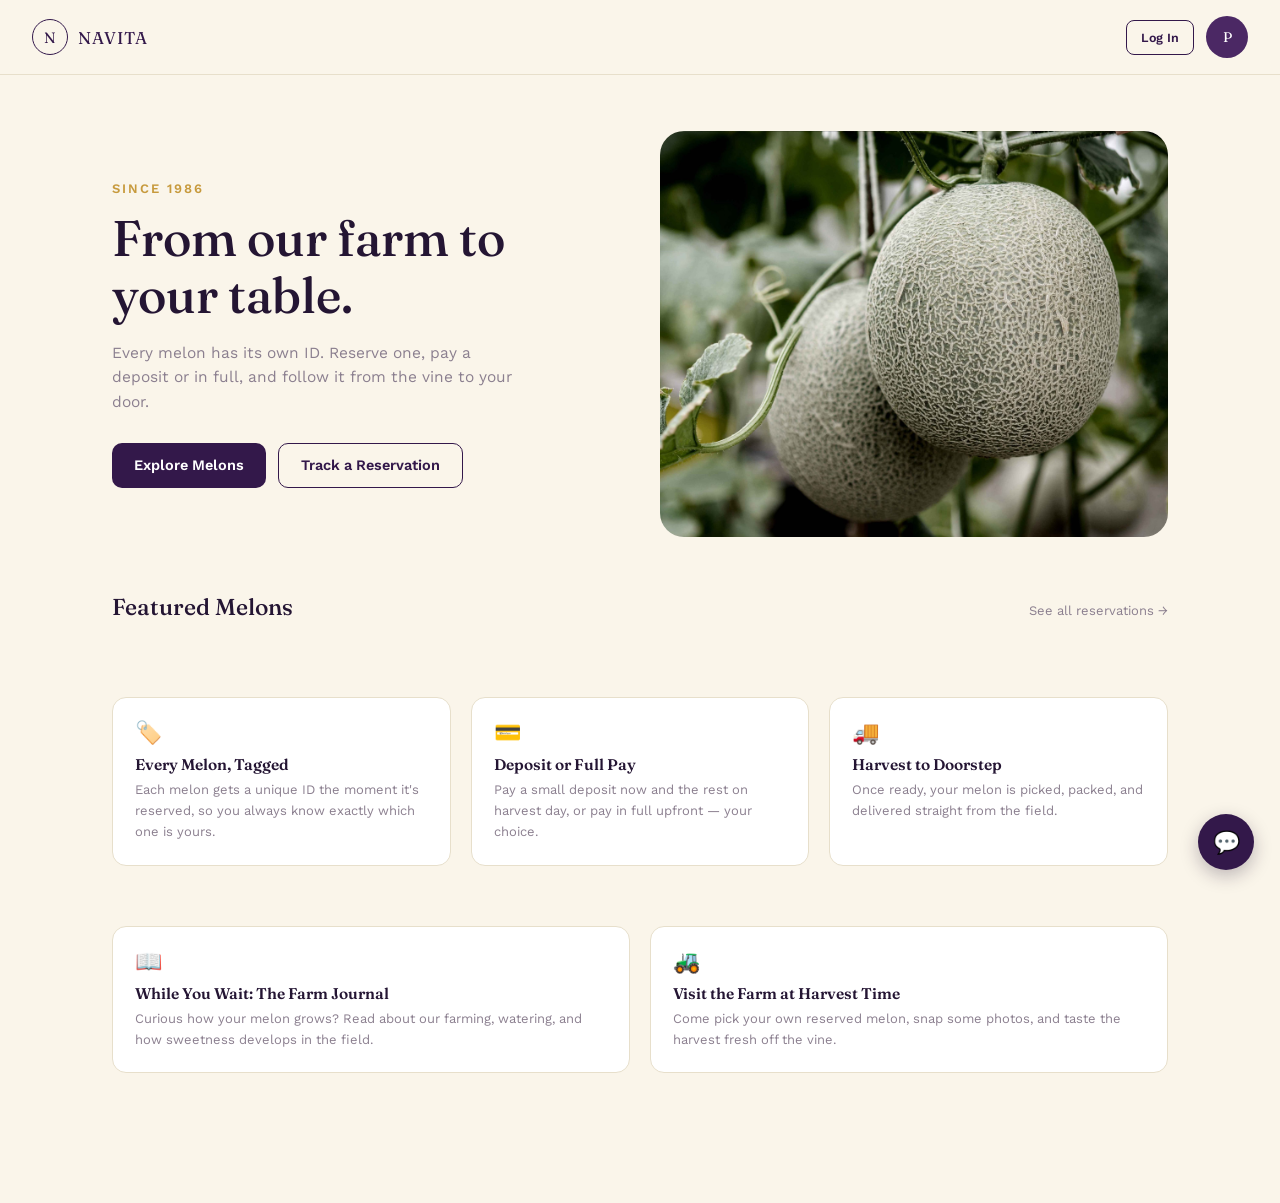
<file: navita-web.html>
<!DOCTYPE html>
<html lang="en">
<head>
  <meta charset="UTF-8">
  <meta name="viewport" content="width=device-width, initial-scale=1.0">
  <title>NAVITA — Fresh Melons, Direct from Our Farm</title>
  <link rel="stylesheet" href="style.css">
</head>
<body>

  <nav class="navbar">
    <div class="brand-mark" onclick="go('home')">
      <div class="crest-sm">N</div>
      <div class="brand-text">NAVITA</div>
    </div>
    <ul class="nav-links" id="navLinks"></ul>
    <div class="nav-right">
      <button class="btn btn-outline btn-sm" onclick="openAuth()">Log In</button>
      <div class="avatar" onclick="go('profile')">P</div>
    </div>
  </nav>

  <!-- HOME -->
  <section class="page active" id="page-home">
    <div class="container">
      <div class="hero">
        <div>
          <div class="eyebrow">SINCE 1986</div>
          <h1>From our farm to your table.</h1>
          <p>Every melon has its own ID. Reserve one, pay a deposit or in full, and follow it from the vine to your door.</p>
          <div class="hero-actions">
            <button class="btn btn-purple" onclick="scrollToGrid()">Explore Melons</button>
            <button class="btn btn-outline" onclick="go('myMelons')">Track a Reservation</button>
          </div>
        </div>
        <div class="hero-visual"><div class="glow" ></div></div>
      </div>

      <div class="section-title" id="gridAnchor"><h2>Featured Melons</h2><span onclick="go('myMelons')">See all reservations →</span></div>
      <div class="melon-grid" id="homeGrid"></div>

      <div class="why-row">
        <div class="why-item"><div class="ic">🏷️</div><h3>Every Melon, Tagged</h3><p>Each melon gets a unique ID the moment it's reserved, so you always know exactly which one is yours.</p></div>
        <div class="why-item"><div class="ic">💳</div><h3>Deposit or Full Pay</h3><p>Pay a small deposit now and the rest on harvest day, or pay in full upfront — your choice.</p></div>
        <div class="why-item"><div class="ic">🚚</div><h3>Harvest to Doorstep</h3><p>Once ready, your melon is picked, packed, and delivered straight from the field.</p></div>
      </div>

      <div class="why-row" style="grid-template-columns:1fr 1fr; margin-bottom:60px;">
        <div class="why-item" style="cursor:pointer;" onclick="go('learn')">
          <div class="ic">📖</div><h3>While You Wait: The Farm Journal</h3>
          <p>Curious how your melon grows? Read about our farming, watering, and how sweetness develops in the field.</p>
        </div>
        <div class="why-item" style="cursor:pointer;" onclick="go('visit')">
          <div class="ic">🚜</div><h3>Visit the Farm at Harvest Time</h3>
          <p>Come pick your own reserved melon, snap some photos, and taste the harvest fresh off the vine.</p>
        </div>
      </div>
    </div>
  </section>

  <!-- LEARN / FARM JOURNAL -->
  <section class="page" id="page-learn">
    <div class="container">
      <div class="section-title"><h2>Farm Journal</h2></div>
      <p class="learn-intro">While your melon ripens on the vine, take a few minutes to learn how it gets from seed to sweetness. Tap any card to read more.</p>
      <div class="learn-grid" id="learnGrid"></div>
    </div>
  </section>

  <!-- FARM VISIT BOOKING -->
  <section class="page" id="page-visit">
    <div class="container">
      <div class="section-title"><h2>Book a Farm Visit</h2></div>
      <div class="visit-wrap" id="visitWrap"></div>
    </div>
  </section>

  <!-- DETAIL -->
  <section class="page" id="page-detail">
    <div class="container">
      <div class="back-link" onclick="go('home')">← Back to melons</div>
      <div class="detail-wrap">
        <div class="detail-visual" id="detailVisual"></div>
        <div class="detail-info" id="detailInfo"></div>
      </div>
    </div>
  </section>

  <!-- RESERVATION FLOW -->
  <section class="page" id="page-reservation">
    <div class="container">
      <div class="back-link" id="resBack">← Back</div>
      <div class="steps">
        <div class="step done" id="stepSelect"><div class="circ">1</div>Select</div>
        <div class="step-line"></div>
        <div class="step active" id="stepDeposit"><div class="circ">2</div>Deposit</div>
        <div class="step-line"></div>
        <div class="step" id="stepGrow"><div class="circ">3</div>Grow</div>
        <div class="step-line"></div>
        <div class="step" id="stepHarvest"><div class="circ">4</div>Harvest</div>
      </div>

      <div class="res-layout">
        <div>
          <h2 style="font-size:18px; margin-bottom:14px;">Selected Melon</h2>
          <div class="selected-card">
            <div class="selected-thumb" id="resThumb"></div>
            <div>
              <div class="unit-id" id="resUnitId">ID: —</div>
              <div class="sname" id="resName">—</div>
              <div class="sprice" id="resPrice">—</div>
            </div>
          </div>

          <h2 style="font-size:18px; margin-bottom:14px;">Reservation Option</h2>
          <div id="optDeposit" class="option-card selected" onclick="selectPayment('deposit')">
            <input type="radio" name="payopt" checked>
            <div>
              <div class="otitle">Deposit (฿50)</div>
              <div class="osub">Pay a small deposit now, rest on harvest day.</div>
            </div>
          </div>
          <div id="optFull" class="option-card" onclick="selectPayment('full')">
            <input type="radio" name="payopt">
            <div>
              <div class="otitle" id="fullTitle">Full Payment</div>
              <div class="osub">Pay the full amount now.</div>
            </div>
          </div>

          <div class="total-row">
            <div class="label" id="totalLabel">Total (Deposit)</div>
            <div class="amount" id="totalAmount">฿50</div>
          </div>
          <button class="btn btn-purple btn-block" onclick="confirmReservation()">Next</button>
        </div>
        <div>
          <div class="why-item">
            <div class="ic">🏷️</div>
            <h3>Why unique IDs?</h3>
            <p>The moment you reserve, this exact melon is taken off the vine's availability count and tagged just for you — you'll see the same ID again in My Melons and on your delivery.</p>
          </div>
        </div>
      </div>
    </div>
  </section>

  <!-- MY MELONS -->
  <section class="page" id="page-myMelons">
    <div class="container">
      <div class="section-title"><h2>My Melons</h2></div>
      <div class="res-grid" id="resGrid"></div>
    </div>
  </section>

  <!-- REWARDS -->
  <section class="page" id="page-rewards">
    <div class="container">
      <div class="rewards-wrap">
        <div class="section-title"><h2>My Rewards</h2></div>
        <div class="points-card">
          <div><div style="font-size:12.5px; color:rgba(255,255,255,.7);">Your Points</div><div class="num" id="pointsNum">250</div></div>
          <button class="btn btn-gold" onclick="showToast('Redeemed! New offers coming soon.')">Redeem</button>
        </div>
        <div class="section-title"><h2 style="font-size:17px;">Badges</h2></div>
        <div class="badges" id="badgesGrid"></div>
      </div>
    </div>
  </section>

  <!-- PROFILE -->
  <section class="page" id="page-profile">
    <div class="container">
      <div class="profile-wrap">
        <div class="profile-head">
          <div class="avatar">P</div>
          <div><div class="pname">Ploy S.</div><div class="pmail">ploy@example.com</div></div>
        </div>
        <div class="menu-item">Purchase History <span></span></div>
        <div class="menu-item">Addresses <span></span></div>
        <div class="menu-item">Payment Methods <span></span></div>
        <div class="menu-item">Notifications <span></span></div>
        <div class="menu-item">Help & Support <span></span></div>
        <div class="menu-item" style="color:#B0413E;" onclick="openAuth()">Log Out</div>
      </div>
    </div>
  </section>

  <div class="tabbar" id="tabbar"></div>

  <div class="overlay" id="authOverlay">
    <div class="auth-modal">
      <button class="close-x" onclick="closeAuth()">✕</button>
      <div class="crest">N</div>
      <h2>Welcome back</h2>
      <div class="sub">Log in to reserve this season's melons</div>
      <div class="field"><input type="text" placeholder="Email or phone number"></div>
      <div class="field"><input type="password" placeholder="Password"></div>
      <button class="btn btn-purple btn-block" onclick="closeAuth()">Log In</button>
    </div>
  </div>

  <div class="overlay" id="gameOverlay">
    <div class="game-modal">
      <button class="close-x" onclick="closeGame()">✕</button>
      <div class="ic-hero">🎯</div>
      <h2>Guess the Harvest!</h2>
      <div class="sub" id="gameSub">Take a guess on <b>—</b> and win rewards if you're right.</div>
      <div class="game-field">
        <label>Harvest Date</label>
        <input type="date" id="guessDate">
      </div>
      <div class="game-field">
        <label>Final Weight (kg)</label>
        <input type="number" id="guessWeight" step="0.1" placeholder="e.g. 2.5">
      </div>
      <div class="game-field">
        <label>Sweetness Level (Brix)</label>
        <input type="number" id="guessBrix" step="0.1" placeholder="e.g. 14">
      </div>
      <button class="btn btn-purple btn-block" onclick="submitGuess()">Submit Guess</button>
      <div class="game-reward-note">Get points for playing — guess all three right for a free delivery + discount coupon. 🎁</div>
    </div>
  </div>


  <!-- ARTICLE MODAL -->
  <div class="overlay" id="articleOverlay">
    <div class="article-modal">
      <button class="close-x" onclick="closeArticle()">✕</button>
      <div class="ic-hero" id="articleIcon">📖</div>
      <h2 id="articleTitle">—</h2>
      <div id="articleBody"></div>
    </div>
  </div>

  <!-- CHAT WIDGET -->
  <button class="chat-fab" onclick="openChat()" title="Ask us anything">💬</button>
  <div class="overlay" id="chatOverlay">
    <div class="chat-modal">
      <button class="close-x" onclick="closeChat()" style="color:#fff;">✕</button>
      <div class="chat-head">
        <div class="ic">🧑‍🌾</div>
        <div><div class="t1">Ask the Farm</div><div class="t2">We usually reply within a few hours</div></div>
      </div>
      <div class="chat-body" id="chatBody"></div>
      <div class="chat-suggestions" id="chatSuggestions"></div>
      <div class="chat-input-row">
        <input type="text" id="chatInput" placeholder="Type your question…" onkeydown="if(event.key==='Enter') sendChatMessage()">
        <button onclick="sendChatMessage()">➤</button>
      </div>
    </div>
  </div>

  <div class="toast" id="toast"></div>
</body>
<script src="script.js"></script>
</html>
</file>
<file: style.css>
@import url('https://fonts.googleapis.com/css2?family=Fraunces:opsz,wght@9..144,400;9..144,500;9..144,600&family=Work+Sans:wght@400;500;600;700&display=swap');

  :root{
    --ink:#241533;
    --purple-deep:#33184A;
    --purple:#4B2864;
    --gold:#C79A3D;
    --gold-light:#E4C77C;
    --cream:#FAF5EA;
    --card:#FFFFFF;
    --melon:#E8A33D;
    --line:#E7DFCB;
    --muted:#8B7F8F;
    --green:#4E7A57;
  }
  *{box-sizing:border-box;}
  html,body{margin:0; padding:0;}
  body{font-family:'Work Sans', sans-serif; color:var(--ink); background:var(--cream);}
  h1,h2,h3,.serif{font-family:'Fraunces', serif; margin:0;}
  button{font-family:'Work Sans'; cursor:pointer;}
  a{color:inherit; text-decoration:none;}

  .btn{border:none; font-weight:600; font-size:14.5px; border-radius:10px; padding:13px 22px; transition:opacity .15s ease;}
  .btn:hover:not(:disabled){background:var(--purple-deep); opacity:.85; color:#fff;}
  .btn:disabled{opacity:.4; cursor:not-allowed;}
  .btn:active:not(:disabled){opacity:.85;}
  .btn-gold{background:var(--gold-light); color:var(--purple-deep);}
  .btn-purple{background:var(--purple-deep); color:#fff;}
  .btn-purple:hover{background:#2a1440;}
  .btn-outline{background:transparent; color:var(--purple-deep); border:1.5px solid var(--purple-deep);}
  .btn-sm{padding:9px 14px; font-size:12.5px; border-radius:8px;}
  .btn-block{width:100%;}

  /* ================= NAV ================= */
  .navbar{
    position:sticky; top:0; z-index:40;
    background:rgba(250,245,234,.9); backdrop-filter:blur(8px);
    border-bottom:1px solid var(--line);
    display:flex; align-items:center; justify-content:space-between; padding:16px 32px;
  }
  .navbar .brand-mark{display:flex; align-items:center; gap:10px; cursor:pointer;}
  .navbar .crest-sm{width:36px; height:36px; border-radius:50%; border:1.5px solid var(--purple-deep);
    display:flex; align-items:center; justify-content:center; color:var(--purple-deep); font-family:'Fraunces'; font-size:15px;}
  .navbar .brand-text{font-family:'Fraunces'; font-size:17px; letter-spacing:1px; color:var(--purple-deep);}
  .nav-links{display:flex; gap:6px; list-style:none; margin:0; padding:0;}
  .nav-links button{background:none; border:none; padding:9px 16px; border-radius:8px; font-size:14px; color:var(--ink); font-weight:500;}
  .nav-links button.active{background:var(--purple-deep); color:#fff;}
  .nav-right{display:flex; align-items:center; gap:12px;}
  .avatar{width:42px; height:42px; border-radius:50%; background:var(--purple); color:#fff;
    display:flex; align-items:center; justify-content:center; font-family:'Fraunces'; font-size:14px; cursor:pointer;}
  .avatar:hover{opacity:.85;}
  @media (max-width:860px){ .nav-links{display:none;} .navbar{padding:14px 18px;} }

  /* ================= LAYOUT ================= */
  .page{display:none; padding-bottom:70px;}
  .page.active{display:block;}
  .container{max-width:1120px; margin:0 auto; padding:0 32px;}
  @media (max-width:860px){ .container{padding:0 18px;} }

  /* ================= HOME HERO ================= */
  .hero{display:grid; grid-template-columns:1fr 1fr; align-items:center; gap:40px; padding:56px 0 50px;}
  .hero .eyebrow{color:var(--gold); font-size:13px; letter-spacing:2px; margin-bottom:14px; font-weight:600;}
  .hero h1{font-size:clamp(32px,4vw,50px); font-weight:500; line-height:1.15; margin-bottom:16px; max-width:480px;}
  .hero p{color:var(--muted); font-size:15.5px; max-width:400px; margin-bottom:28px; line-height:1.6;}
  .hero-actions{display:flex; gap:12px;}
  .hero-visual{background-image: url('01-melon-13_11zon-scaled-1.jpeg'); background-size: cover; background-position: center;
    border-radius:24px; aspect-ratio:1/0.8; display:flex; align-items:center; justify-content:center; overflow:hidden;}
  .hero-visual .glow{width:60%;}
  @media (max-width:860px){ .hero{grid-template-columns:1fr; padding:32px 0 30px;} .hero-visual{order:-1; aspect-ratio:16/10;} }

  .section-title{display:flex; align-items:baseline; justify-content:space-between; margin:6px 0 20px;}
  .section-title h2{font-size:23px; font-weight:500;}
  .section-title span{font-size:13px; color:var(--muted); cursor:pointer;}

  .melon-grid{display:grid; grid-template-columns:repeat(4, 1fr); gap:20px; margin-bottom:56px;}
  @media (max-width:1000px){ .melon-grid{grid-template-columns:repeat(3,1fr);} }
  @media (max-width:700px){ .melon-grid{grid-template-columns:repeat(2,1fr); gap:14px;} }
  @media (max-width:420px){ .melon-grid{grid-template-columns:1fr;} }

  .melon-card{background:var(--card); border:1px solid var(--line); border-radius:16px; padding:16px;
    cursor:pointer; transition:border-color .15s ease, transform .15s ease;}
  .melon-card:hover{border-color:var(--gold); transform:translateY(-2px);}
  .melon-thumb{width:100%; aspect-ratio:1/1; margin-bottom:12px; position:relative;}
  .stock-pill{position:absolute; top:0; right:0; background:var(--cream); border:1px solid var(--line); border-radius:20px;
    padding:3px 9px; font-size:10.5px; color:var(--muted);}
  .melon-card .name{font-size:15px; font-weight:600;}
  .melon-card .desc{font-size:12.5px; color:var(--muted); margin:2px 0 10px;}
  .melon-card .price{font-size:14px; color:var(--melon); font-weight:600; margin-bottom:10px;}

  .why-row{display:grid; grid-template-columns:repeat(3,1fr); gap:20px; margin-bottom:60px;}
  @media (max-width:700px){ .why-row{grid-template-columns:1fr;} }
  .why-item{border:1px solid var(--line); border-radius:14px; padding:22px; background:var(--card);}
  .why-item .ic{font-size:22px; margin-bottom:10px;}
  .why-item h3{font-size:15.5px; margin-bottom:6px; font-weight:600;}
  .why-item p{font-size:13px; color:var(--muted); margin:0; line-height:1.6;}

  /* ================= DETAIL ================= */
  .detail-wrap{display:grid; grid-template-columns:1fr 1fr; gap:48px; padding:40px 0 60px; align-items:start;}
  @media (max-width:860px){ .detail-wrap{grid-template-columns:1fr; gap:24px; padding:20px 0 40px;} }
  .back-link{display:inline-flex; align-items:center; gap:6px; color:var(--muted); font-size:13.5px; margin-bottom:18px; cursor:pointer;}
  .detail-visual{background:#EDE7D9; border-radius:20px; aspect-ratio:1/1; display:flex; align-items:center; justify-content:center; padding:40px;}
  .detail-info h1{font-size:28px; margin-bottom:4px; font-weight:500;}
  .detail-info .sub{color:var(--muted); font-size:14.5px; margin-bottom:10px;}
  .rating{color:var(--gold); font-size:14px; margin-bottom:18px;}
  .price-big{font-size:26px; font-weight:700; color:var(--melon); margin-bottom:18px;}
  .price-big span{font-size:14px; color:var(--muted); font-weight:400;}
  .detail-info p.about{font-size:14.5px; line-height:1.7; color:var(--ink); margin-bottom:24px; max-width:460px;}
  .stat-row{display:flex; gap:14px; margin-bottom:28px;}
  .stat{flex:1; max-width:160px; border:1px solid var(--line); border-radius:12px; padding:14px; text-align:center; font-size:12px; color:var(--muted); background:var(--card);}
  .stat b{display:block; font-family:'Fraunces'; font-size:17px; color:var(--ink); margin-bottom:2px;}

  /* ================= RESERVATION FLOW ================= */
  .steps{display:flex; align-items:center; gap:8px; margin-bottom:30px; flex-wrap:wrap;}
  .step{display:flex; align-items:center; gap:8px; font-size:12.5px; color:var(--muted);}
  .step .circ{width:26px; height:26px; border-radius:50%; background:var(--line); color:#fff; display:flex; align-items:center; justify-content:center; font-size:12px; font-weight:600;}
  .step.done .circ, .step.active .circ{background:var(--purple-deep);}
  .step.active{color:var(--ink); font-weight:600;}
  .step-line{width:28px; height:1px; background:var(--line);}
  .res-layout{display:grid; grid-template-columns:1fr 1fr; gap:40px; padding-bottom:60px;}
  @media (max-width:860px){ .res-layout{grid-template-columns:1fr; gap:26px;} }
  .selected-card{background:var(--card); border:1px solid var(--line); border-radius:16px; padding:18px; display:flex; gap:14px; align-items:center; margin-bottom:22px;}
  .selected-thumb{width:60px; height:60px; flex-shrink:0;}
  .selected-card .unit-id{font-size:11.5px; color:var(--muted); font-family:'Work Sans';}
  .selected-card .sname{font-weight:600; font-size:15px;}
  .selected-card .sprice{color:var(--melon); font-weight:600; font-size:13.5px; margin-top:2px;}
  .option-card{border:1.5px solid var(--line); border-radius:14px; padding:16px; margin-bottom:12px; cursor:pointer; display:flex; align-items:flex-start; gap:12px; background:var(--card);}
  .option-card.selected{border-color:var(--purple-deep); background:#F7F2FB;}
  .option-card input{margin-top:3px;}
  .option-card .otitle{font-weight:600; font-size:14px;}
  .option-card .osub{font-size:12px; color:var(--muted); margin-top:2px;}
  .total-row{display:flex; justify-content:space-between; align-items:center; border-top:1px solid var(--line); padding-top:16px; margin:18px 0 20px;}
  .total-row .label{font-size:13px; color:var(--muted);}
  .total-row .amount{font-family:'Fraunces'; font-size:24px;}

  /* ================= MY MELONS ================= */
  .res-grid{display:grid; grid-template-columns:repeat(2,1fr); gap:18px; padding:36px 0 60px;}
  @media (max-width:700px){ .res-grid{grid-template-columns:1fr;} }
  .res-card{background:var(--card); border:1px solid var(--line); border-radius:16px; padding:20px;}
  .res-card .top{display:flex; gap:14px; margin-bottom:12px;}
  .res-thumb{width:56px; height:56px; flex-shrink:0;}
  .res-card .name{font-weight:600; font-size:15px;}
  .res-card .unit-id{font-size:11.5px; color:var(--muted); font-family:'Work Sans';}
  .res-card .meta{font-size:11.5px; color:var(--muted); margin-top:1px;}
  .pay-badge{display:inline-block; font-size:10.5px; padding:3px 9px; border-radius:20px; margin-top:6px;}
  .pay-badge.deposit{background:#FCEFD8; color:#8A5A1E;}
  .pay-badge.full{background:#E6F0E6; color:var(--green);}
  .progress-track{height:7px; background:var(--line); border-radius:5px; overflow:hidden; margin:12px 0 6px;}
  .progress-fill{height:100%; background:var(--gold);}
  .progress-label{display:flex; justify-content:space-between; font-size:11.5px; color:var(--muted); margin-bottom:12px;}
  .empty-state{text-align:center; padding:70px 20px; color:var(--muted); font-size:14px;}
  .delivery-list{list-style:none; margin:12px 0 14px; padding:0; display:flex; flex-direction:column; gap:8px;}
  .delivery-list li{display:flex; align-items:center; gap:8px; font-size:12.5px; color:var(--muted);}
  .delivery-list li .dchk{width:16px; height:16px; border-radius:50%; border:1.5px solid var(--line); flex-shrink:0; display:flex; align-items:center; justify-content:center; font-size:9px; color:#fff;}
  .delivery-list li.done{color:var(--ink); font-weight:500;}
  .delivery-list li.done .dchk{background:var(--green); border-color:var(--green);}
  .delivery-list li.current .dchk{background:var(--gold); border-color:var(--gold);}

  /* ================= REWARDS ================= */
  .rewards-wrap{padding:36px 0 60px;}
  .points-card{background:linear-gradient(135deg, var(--purple-deep), var(--purple)); border-radius:18px; padding:28px 32px; color:#fff; margin-bottom:32px;
    display:flex; align-items:center; justify-content:space-between; flex-wrap:wrap; gap:16px;}
  .points-card .num{font-family:'Fraunces'; font-size:38px; color:var(--gold-light);}
  .badges{display:grid; grid-template-columns:repeat(4,1fr); gap:16px;}
  @media (max-width:700px){ .badges{grid-template-columns:repeat(2,1fr);} }
  .badge{text-align:center; font-size:12px; color:var(--muted); border:1px solid var(--line); border-radius:14px; padding:18px 10px; background:var(--card);}
  .badge .circle{width:54px; height:54px; border-radius:50%; background:var(--cream); border:1px solid var(--line);
    display:flex; align-items:center; justify-content:center; margin:0 auto 10px; font-size:21px;}

  /* ================= PROFILE ================= */
  .profile-wrap{padding:36px 0 60px; max-width:520px;}
  .profile-head{display:flex; align-items:center; gap:16px; margin-bottom:20px;}
  .profile-head .avatar{width:64px; height:64px; font-size:22px;}
  .profile-head .pname{font-weight:600; font-size:18px;}
  .profile-head .pmail{color:var(--muted); font-size:13px;}
  .menu-item{display:flex; align-items:center; justify-content:space-between; padding:16px 6px; border-bottom:1px solid var(--line); font-size:14.5px; cursor:pointer; }
  .menu-item:hover{border-color:var(--purple); transform:translateY(-2px);}

  /* ================= AUTH MODAL ================= */
  .overlay{position:fixed; inset:0; background:rgba(36,21,51,.55); display:none; align-items:center; justify-content:center; z-index:60; padding:20px;}
  .overlay.open{display:flex;}
  .auth-modal{background:var(--card); border-radius:18px; padding:36px; width:100%; max-width:380px; position:relative;}
  .auth-modal .crest{width:56px; height:56px; border:1.5px solid var(--gold); border-radius:50%; display:flex; align-items:center; justify-content:center; font-family:'Fraunces'; font-size:20px; color:var(--purple-deep); margin:0 auto 10px;}
  .auth-modal h2{text-align:center; font-size:19px; margin-bottom:4px;}
  .auth-modal .sub{text-align:center; color:var(--muted); font-size:13px; margin-bottom:20px;}
  .field{margin-bottom:12px;}
  .field input{width:100%; padding:12px 14px; border-radius:10px; border:1px solid var(--line); font-size:14px; font-family:'Work Sans';}
  .close-x{position:absolute; top:14px; right:16px; background:none; border:none; font-size:18px; color:var(--muted);}

  /* ================= MOBILE BOTTOM NAV ================= */
  .tabbar{display:none; position:fixed; bottom:0; left:0; right:0; z-index:40; border-top:1px solid var(--line); background:#fff; padding:8px 4px 12px;}
  @media (max-width:860px){ .tabbar{display:flex;} .page{padding-bottom:84px;} }
  .tab{flex:1; display:flex; flex-direction:column; align-items:center; gap:3px; color:var(--muted); font-size:10.5px; background:none; border:none;}
  .tab.active{color:var(--purple-deep); font-weight:600;}
  .tab .dot{width:5px; height:5px; border-radius:50%; background:transparent;}
  .tab.active .dot{background:var(--gold);}
  .tab .ic{font-size:17px;}

  /* ================= PREDICTION GAME ================= */
  .game-modal{background:var(--card); border-radius:18px; padding:32px; width:100%; max-width:420px; position:relative;}
  .game-modal .ic-hero{width:52px; height:52px; border-radius:50%; background:var(--cream); border:1px solid var(--line);
    display:flex; align-items:center; justify-content:center; font-size:22px; margin:0 auto 12px;}
  .game-modal h2{text-align:center; font-size:19px; margin-bottom:4px;}
  .game-modal .sub{text-align:center; color:var(--muted); font-size:12.5px; margin-bottom:22px; line-height:1.6;}
  .game-field{margin-bottom:14px;}
  .game-field label{display:block; font-size:12.5px; color:var(--muted); margin-bottom:6px; font-weight:500;}
  .game-field input{width:100%; padding:11px 13px; border-radius:10px; border:1px solid var(--line); font-size:14px; font-family:'Work Sans';}
  .game-reward-note{background:var(--cream); border:1px dashed var(--line); border-radius:12px; padding:12px 14px; font-size:11.5px; color:var(--muted); margin-top:6px; line-height:1.6;}
  .guess-btn{background:linear-gradient(135deg, var(--gold-light), var(--gold)); color:var(--purple-deep); width:100%;
    border:none; border-radius:10px; padding:9px 6px; font-size:11.5px; font-weight:600; margin-top:2px;}
  .guess-result{background:#F7F2FB; border:1px solid var(--line); border-radius:12px; padding:10px 12px; font-size:11.5px; color:var(--ink); margin-top:2px; line-height:1.6;}

  .toast{position:fixed; bottom:26px; left:50%; transform:translateX(-50%) translateY(14px); background:var(--purple-deep); color:#fff;
    padding:13px 22px; border-radius:10px; font-size:13px; opacity:0; pointer-events:none; transition:all .25s ease; z-index:80; white-space:nowrap;}
  @media (max-width:860px){ .toast{bottom:96px;} }
  .toast.show{opacity:1; transform:translateX(-50%) translateY(0);}

  /* ================= LEARN / FARM JOURNAL ================= */
  .learn-intro{color:var(--muted); font-size:14px; max-width:560px; margin-bottom:24px; line-height:1.6;}
  .learn-grid{display:grid; grid-template-columns:repeat(2,1fr); gap:18px; padding-bottom:40px;}
  @media (max-width:700px){ .learn-grid{grid-template-columns:1fr;} }
  .learn-card{background:var(--card); border:1px solid var(--line); border-radius:16px; padding:20px; cursor:pointer; transition:border-color .15s ease, transform .15s ease;}
  .learn-card:hover{border-color:var(--purple); transform:translateY(-2px);}
  .learn-card .ic{font-size:26px; margin-bottom:10px;}
  .learn-card h3{font-size:15.5px; margin-bottom:6px; font-weight:600;}
  .learn-card p{font-size:12.5px; color:var(--muted); margin:0 0 10px; line-height:1.6;}
  .learn-card .read-more{font-size:12px; color:var(--purple-deep); font-weight:600;}
  .article-modal{background:var(--card); border-radius:18px; padding:34px; width:100%; max-width:480px; max-height:80vh; overflow-y:auto; position:relative;}
  .article-modal .ic-hero{width:52px; height:52px; border-radius:50%; background:var(--cream); border:1px solid var(--line);
    display:flex; align-items:center; justify-content:center; font-size:22px; margin-bottom:14px;}
  .article-modal h2{font-size:20px; margin-bottom:10px; font-weight:500;}
  .article-modal p{font-size:13.5px; line-height:1.75; color:var(--ink); margin:0 0 12px;}
  .learn-teaser{background:#F7F2FB; border:1px dashed var(--line); border-radius:14px; padding:16px 18px; margin:20px 0 0; font-size:12.5px; color:var(--muted); line-height:1.6;}
  .learn-teaser b{color:var(--ink);}

  /* ================= FARM VISIT ================= */
  .visit-wrap{padding:36px 0 60px; max-width:560px;}
  .activity-grid{display:grid; grid-template-columns:1fr 1fr; gap:10px; margin:14px 0 22px;}
  @media (max-width:500px){ .activity-grid{grid-template-columns:1fr;} }
  .activity-check{border:1.5px solid var(--line); border-radius:12px; padding:12px 14px; display:flex; align-items:center; gap:10px; font-size:13px; cursor:pointer; background:var(--card);}
  .activity-check.checked{border-color:var(--purple-deep); background:#F7F2FB;}
  .visit-field{margin-bottom:14px;}
  .visit-field label{display:block; font-size:12.5px; color:var(--muted); margin-bottom:6px; font-weight:500;}
  .visit-field input, .visit-field select{width:100%; padding:12px 14px; border-radius:10px; border:1px solid var(--line); font-size:14px; font-family:'Work Sans';}
  .visit-confirm{background:var(--card); border:1px solid var(--line); border-radius:16px; padding:24px; text-align:center;}
  .visit-confirm .ic{font-size:34px; margin-bottom:10px;}

  /* ================= GIFT / SURPRISE ================= */
  .gift-banner{background:linear-gradient(135deg,#F7F2FB,#FCEFD8); border:1px dashed var(--gold); border-radius:12px; padding:10px 12px; font-size:11.5px; color:var(--ink); margin-top:10px; line-height:1.6;}

  /* ================= BADGES (locked state) ================= */
  .badge.locked{opacity:.45;}
  .badge .circle.locked-circle{filter:grayscale(1);}

  /* ================= MESSAGING / CHAT ================= */
  .chat-fab{position:fixed; bottom:30px; right:26px; z-index:55; width:56px; height:56px; border-radius:50%;
    background:var(--purple-deep); color:#fff; border:none; font-size:22px; display:flex; align-items:center; justify-content:center;
    box-shadow:0 6px 18px rgba(36,21,51,.28);}
  @media (max-width:860px){ .chat-fab{bottom:100px; right:18px; width:50px; height:50px; font-size:19px;} }
  .chat-modal{background:var(--card); border-radius:18px; width:100%; max-width:380px; height:min(560px,80vh); position:relative;
    display:flex; flex-direction:column; overflow:hidden;}
  .chat-head{background:var(--purple-deep); color:#fff; padding:18px 20px; display:flex; align-items:center; gap:10px;}
  .chat-head .ic{width:36px; height:36px; border-radius:50%; background:rgba(255,255,255,.15); display:flex; align-items:center; justify-content:center; font-size:16px;}
  .chat-head .t1{font-weight:600; font-size:14.5px;}
  .chat-head .t2{font-size:11.5px; color:rgba(255,255,255,.75);}
  .chat-body{flex:1; overflow-y:auto; padding:16px; display:flex; flex-direction:column; gap:10px; background:var(--cream);}
  .chat-bubble{max-width:82%; padding:10px 13px; border-radius:14px; font-size:13px; line-height:1.55;}
  .chat-bubble.bot{background:#fff; border:1px solid var(--line); align-self:flex-start; border-bottom-left-radius:4px;}
  .chat-bubble.user{background:var(--purple-deep); color:#fff; align-self:flex-end; border-bottom-right-radius:4px;}
  .chat-suggestions{display:flex; flex-wrap:wrap; gap:6px; padding:0 16px 12px; background:var(--cream);}
  .chat-chip{background:#fff; border:1px solid var(--line); border-radius:20px; padding:7px 12px; font-size:11.5px; color:var(--purple-deep); cursor:pointer;}
  .chat-input-row{display:flex; gap:8px; padding:12px; border-top:1px solid var(--line); background:#fff;}
  .chat-input-row input{flex:1; padding:11px 13px; border-radius:20px; border:1px solid var(--line); font-size:13px; font-family:'Work Sans';}
  .chat-input-row button{background:var(--purple-deep); color:#fff; border:none; border-radius:50%; width:38px; height:38px; flex-shrink:0; font-size:15px;}
</file>
